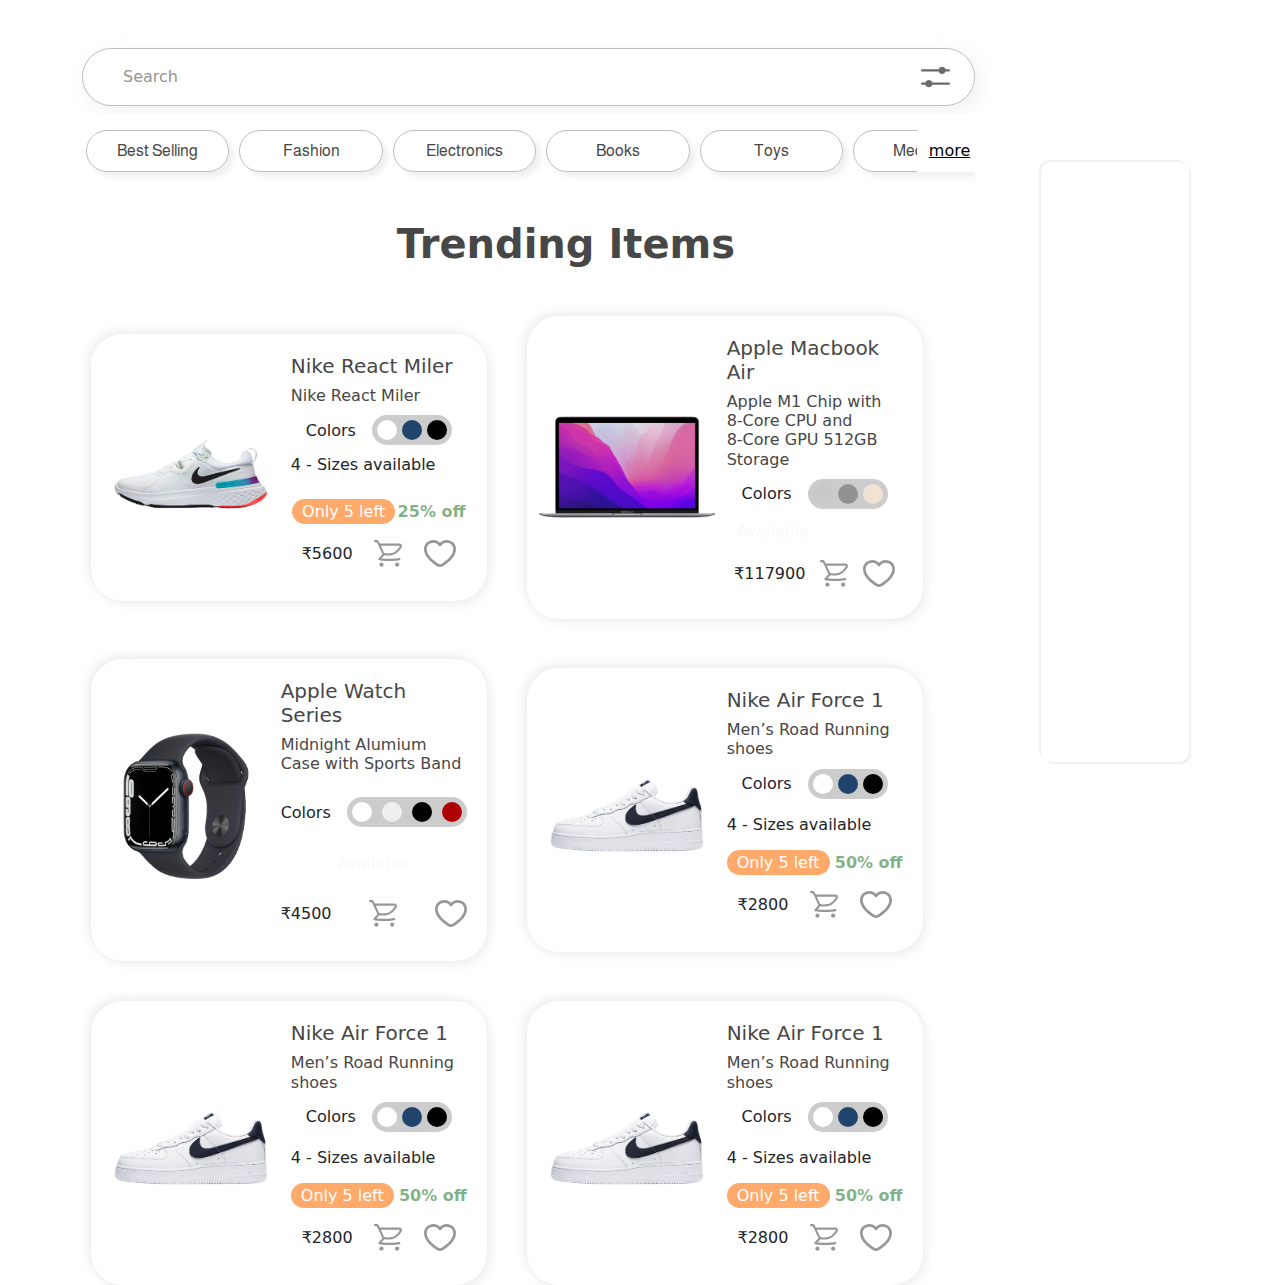
<file: trend.html>
<!DOCTYPE html>
<html lang="en">
  <head>
    <meta charset="UTF-8" />
    <meta http-equiv="X-UA-Compatible" content="IE=edge" />
    <meta name="viewport" content="width=device-width, initial-scale=1.0" />
    <title>trend e-shopping-website-redesign</title>
    <!-- =================== Bootstrap css ================= -->
    <link rel="stylesheet" href="assets/css/bootstrap.min.css" />
    <link rel="stylesheet" href="./assets/css/bootstrap.css">
    <!-- ==================== FONT ==================== -->
    <link rel="preconnect" href="https://fonts.googleapis.com" />
    <link rel="preconnect" href="https://fonts.gstatic.com" crossorigin />
    <link href="https://fonts.googleapis.com/css2?family=Almarai&display=swap" rel="stylesheet" />
    <!-- ================== Main CSS ================== -->
    <link rel="stylesheet" href="assets/css/style.css" />
    <!-- ================== ICON ====================== -->
    <link rel="icon" href="assets/images/favicon_io/favicon.ico" />
  </head>
  <body>
    <!-- ======================================= -->
    <nav class="nbar">

      <button class="navbar-toggler" 
        type="button" 
        data-bs-toggle="collapse" 
        data-bs-target="#navbarNavAltMarkup" 
        aria-controls="navbarNavAltMarkup" 
        aria-expanded="false" 
        aria-label="Toggle navigation">
        <span class="navbar-toggler-icon">
          <img src="./assets/images/toggler.png" alt="">
        </span>
        </button>

        <div class="collapse navbar-collapse" id="navbarNavAltMarkup">
          <div class="navbar-nav">
            <a class="nav-link" aria-current="page" href="#">Home</a>
            <a class="nav-link active" href="./trend.html">Trending Items</a>
            <a class="nav-link" href="#">Profile</a>
            <a class="nav-link" href="#">Inbox</a>
          </div>
        </div>
    </nav>
    <!-- ==================== SEARCH =================== -->
    <section class="search" id="search">
      <div class="container pt-5">
        <div class="search__bar" id="search-bar">
          <form>
            <input type="search" name="search_bar" id="search--bar" placeholder="Search" />
          </form>
          <svg width="30" height="30" viewBox="0 0 42 30" fill="none" xmlns="http://www.w3.org/2000/svg">
            <path d="M25.5073 7.2H1.8C0.805887 7.2 0 6.39411 0 5.4C0 4.40589 0.805887 3.6 1.8 3.6H25.5073C26.2486 1.50265 28.2488 0 30.6 0C32.9512 0 34.9514 1.50265 35.6927 3.6H40.2C41.1941 3.6 42 4.40589 42 5.4C42 6.39411 41.1941 7.2 40.2 7.2H35.6927C34.9514 9.29735 32.9512 10.8 30.6 10.8C28.2488 10.8 26.2486 9.29735 25.5073 7.2Z" fill="#6A6A6A" />
            <path d="M40.2 26.4C41.1941 26.4 42 25.5941 42 24.6C42 23.6059 41.1941 22.8 40.2 22.8H16.4927C15.7514 20.7027 13.7512 19.2 11.4 19.2C9.04881 19.2 7.04858 20.7027 6.30727 22.8H1.8C0.805888 22.8 0 23.6059 0 24.6C0 25.5941 0.805888 26.4 1.8 26.4H6.30727C7.04858 28.4973 9.04881 30 11.4 30C13.7512 30 15.7514 28.4973 16.4927 26.4H40.2Z" fill="#6A6A6A" />
          </svg>
        </div>
      </div>
    </section>
    <!-- ===================== CATEGORIES ====================== -->
    <section class="categories mt-2" id="categories">
      <div class="container">
        <div class="content__categories">
          <div class="row flex-nowrap">
            <div class="links row" id="nav-links">
              <div class="col-lg-2 p-2 rounded-pill text-center nav_link">
                <a href="#">Best Selling</a>
              </div>
              <div class="col-lg-2 p-2 rounded-pill text-center nav_link">
                <a href="#">Fashion</a>
              </div>
              <div class="col-lg-2 p-2 rounded-pill text-center nav_link">
                <a href="#">Electronics</a>
              </div>
              <div class="col-lg-2 p-2 rounded-pill text-center nav_link">
                <a href="#">Books</a>
              </div>
              <div class="col-lg-2 p-2 rounded-pill text-center nav_link">
                <a href="#">Toys</a>
              </div>
              <div class="col-lg-2 p-2 rounded-pill text-center nav_link">
                <a href="#">Medicine</a>
              </div>
              <div class="col-lg-2 p-2 rounded-pill text-center nav_link">
                <a href="#">Computers</a>
              </div>
              <div class="col-lg-2 p-2 rounded-pill text-center nav_link">
                <a href="#"> Arts & Crafts</a>
              </div>
              <div class="col-lg-2 p-2 rounded-pill text-center nav_link">
                <a href="#">Automotive</a>
              </div>
              <div class="col-lg-2 p-2 rounded-pill text-center nav_link">
                <a href="#">Pet Supplies</a>
              </div>
            </div>
            <div class="more" id="more"><a href="#" id="nav-scroll" onclick="myFunction()">more</a></div>
          </div>
        </div>
      </div>
    </section>
    <!-- ===================== MAIN ===================== -->
    <main class="main mt-4" id="main">
      <section class="main__content">
        <div class="container">
          <div class="row justify-content-center">
            <div class="col-lg-10 card__product">
              <h1 class="text-center mt-2 mb-5 fw-bold">Trending Items</h1>
              <div class="cards">
                <div class="row align-items-center container__card">
                  <!-- ======================= CARD 1 ============================ -->
                  <div class="col-lg-5 card__product">
                    <div class="row pb-3">
                      <div class="image col">
                        <img src="assets/images/shose.png" alt="" />
                      </div>

                      <div class="card__info col">
                        <h2 class="card__title">Nike React Miler</h2>
                        <span class="card__description">Nike React Miler</span>

                        <div class="switch__color">
                          <div class="d-flex align-items-center">
                            <span>Colors</span>
                            <div class="colors__sw d-flex align-items-center justify-content-between ms-3">
                              <button class="d-inline-block colors__white" id="color__sw-white"></button>
                              <button class="d-inline-block colors__blue" id="color__sw-blue"></button>
                              <button class="d-inline-block colors__black" id="color__sw-black"></button>
                            </div>
                          </div>
                        </div>

                        <span class="available mt-2 d-block mb-4">4 - Sizes available</span>

                        <div class="d-flex justify-content-around align-items-center mb-3 mt-3">
                          <span class="d-inline-block meny-product">Only 5 left</span>
                          <span class="d-inline-block offer">25% off</span>
                        </div>

                        <div class="d-flex justify-content-around align-items-center">
                          <div class="price__product">₹5600</div>

                          <div class="cart__product">
                            <svg width="28" height="27" viewBox="0 0 28 27" fill="none" xmlns="http://www.w3.org/2000/svg">
                              <path
                                fill-rule="evenodd"
                                clip-rule="evenodd"
                                d="M25.5023 3.56223H5.82088L4.13926 0.548008C3.9505 0.209678 3.59342 0 3.206 0H1.06867C0.478459 0 0 0.478459 0 1.06867C0 1.65888 0.478459 2.13734 1.06867 2.13734H2.57848L4.23804 5.11201L8.0654 13.5805L8.06933 13.5891L8.40643 14.335L4.56373 18.4339C4.28743 18.7286 4.20094 19.1539 4.34019 19.5332C4.47945 19.9124 4.82065 20.1807 5.22202 20.2265L8.72459 20.6268C13.1057 21.1275 17.5295 21.1275 21.9106 20.6268L25.4132 20.2265C25.9996 20.1595 26.4206 19.6298 26.3536 19.0434C26.2866 18.457 25.7569 18.036 25.1705 18.103L21.6679 18.5033C17.4481 18.9856 13.1871 18.9856 8.96728 18.5033L7.57727 18.3445L10.3977 15.336C10.4249 15.3069 10.4503 15.2767 10.4737 15.2455L11.5464 15.3851C13.0495 15.5807 14.569 15.619 16.0801 15.4995C19.6045 15.2208 22.8709 13.5437 25.1514 10.8421L25.9751 9.8663C26.0028 9.83353 26.0284 9.79912 26.052 9.76327L27.5871 7.42381C28.6752 5.76557 27.4857 3.56223 25.5023 3.56223ZM10.5531 13.1005C10.3174 13.0698 10.1142 12.9201 10.015 12.7044L10.0131 12.7002L6.84908 5.69956H25.5023C25.7856 5.69956 25.9556 6.01432 25.8001 6.25122L24.3003 8.53685L23.5182 9.46344C21.6059 11.7288 18.8669 13.1351 15.9115 13.3688C14.5485 13.4766 13.178 13.442 11.8221 13.2656L10.5531 13.1005Z"
                                fill="#979797"
                              />
                              <path d="M7.48068 22.442C6.30026 22.442 5.34334 23.3989 5.34334 24.5794C5.34334 25.7598 6.30026 26.7167 7.48068 26.7167C8.66109 26.7167 9.61801 25.7598 9.61801 24.5794C9.61801 23.3989 8.66109 22.442 7.48068 22.442Z" fill="#979797" />
                              <path d="M21.0171 24.5794C21.0171 23.3989 21.9741 22.442 23.1545 22.442C24.3349 22.442 25.2918 23.3989 25.2918 24.5794C25.2918 25.7598 24.3349 26.7167 23.1545 26.7167C21.9741 26.7167 21.0171 25.7598 21.0171 24.5794Z" fill="#979797" />
                            </svg>
                          </div>

                          <div class="love__product">
                            <svg width="32" height="27" viewBox="0 0 32 27" fill="none" xmlns="http://www.w3.org/2000/svg">
                              <path
                                fill-rule="evenodd"
                                clip-rule="evenodd"
                                d="M0 8.90031C0 3.8718 4.33215 0 9.41714 0C12.0383 0 14.3449 1.25157 16 2.871C17.6551 1.25157 19.9617 0 22.5829 0C27.6679 0 32 3.8718 32 8.90031C32 12.3449 30.5575 15.3741 28.559 17.9346C26.5639 20.4907 23.9542 22.6601 21.4555 24.4228C20.5011 25.0961 19.5356 25.7172 18.6519 26.1755C17.8222 26.6058 16.8681 27 16 27C15.1319 27 14.1778 26.6058 13.3481 26.1755C12.4644 25.7172 11.4989 25.0961 10.5445 24.4228C8.04581 22.6601 5.43611 20.4907 3.44104 17.9346C1.44252 15.3741 0 12.3449 0 8.90031ZM9.41714 2.7931C5.61509 2.7931 2.74286 5.64039 2.74286 8.90031C2.74286 11.5137 3.8323 13.9469 5.58828 16.1967C7.34772 18.4509 9.71506 20.4398 12.1065 22.1269C13.0114 22.7653 13.8638 23.3085 14.5928 23.6866C15.3758 24.0926 15.8293 24.2069 16 24.2069C16.1707 24.2069 16.6242 24.0926 17.4072 23.6866C18.1362 23.3085 18.9886 22.7653 19.8935 22.1269C22.2849 20.4398 24.6523 18.4509 26.4117 16.1967C28.1677 13.9469 29.2571 11.5137 29.2571 8.90031C29.2571 5.64039 26.3849 2.7931 22.5829 2.7931C20.3993 2.7931 18.3603 4.12154 17.0872 5.80765C16.8276 6.15146 16.4259 6.35294 16 6.35294C15.5741 6.35294 15.1724 6.15146 14.9128 5.80765C13.6397 4.12154 11.6007 2.7931 9.41714 2.7931Z"
                                fill="#979797"
                              />
                            </svg>
                          </div>
                        </div>
                      </div>
                    </div>
                  </div>
                  <!-- ======================= CARD 2 ============================ -->
                  <div class="col-lg-5 card__product">
                    <div class="row">
                      <div class="image col d-flex align-items-center">
                        <img src="assets/images/laptop.png" alt="Apple Macbook Air" />
                      </div>
                      <div class="card__info pb-4 col">
                        <h2 class="card__title">Apple Macbook Air</h2>
                        <span class="card__description">Apple M1 Chip with 8‑Core CPU and 8‑Core GPU 512GB Storage </span>
                        <div class="switch__color">
                          <div class="d-flex align-items-center">
                            <span class="d-block me-3">Colors</span>
                            <div class="colors__sw d-flex align-items-center justify-content-between">
                              <button class="d-inline-block colors__gray" id="color__sw-gray"></button>
                              <button class="d-inline-block colors__gray-two" id="color__sw-gray-two"></button>
                              <button class="d-inline-block colors__page" id="color__sw-page"></button>
                            </div>
                          </div>
                        </div>
                        <div class="d-flex justify-content-between align-items-center mb-3">
                          <span class="d-inline-block meny-product bg-success text-light">Available</span>
                        </div>
                        <div class="d-flex justify-content-around align-items-center">
                          <div class="price__product">₹117900</div>
                          <div class="cart__product">
                            <svg width="28" height="27" viewBox="0 0 28 27" fill="none" xmlns="http://www.w3.org/2000/svg">
                              <path
                                fill-rule="evenodd"
                                clip-rule="evenodd"
                                d="M25.5023 3.56223H5.82088L4.13926 0.548008C3.9505 0.209678 3.59342 0 3.206 0H1.06867C0.478459 0 0 0.478459 0 1.06867C0 1.65888 0.478459 2.13734 1.06867 2.13734H2.57848L4.23804 5.11201L8.0654 13.5805L8.06933 13.5891L8.40643 14.335L4.56373 18.4339C4.28743 18.7286 4.20094 19.1539 4.34019 19.5332C4.47945 19.9124 4.82065 20.1807 5.22202 20.2265L8.72459 20.6268C13.1057 21.1275 17.5295 21.1275 21.9106 20.6268L25.4132 20.2265C25.9996 20.1595 26.4206 19.6298 26.3536 19.0434C26.2866 18.457 25.7569 18.036 25.1705 18.103L21.6679 18.5033C17.4481 18.9856 13.1871 18.9856 8.96728 18.5033L7.57727 18.3445L10.3977 15.336C10.4249 15.3069 10.4503 15.2767 10.4737 15.2455L11.5464 15.3851C13.0495 15.5807 14.569 15.619 16.0801 15.4995C19.6045 15.2208 22.8709 13.5437 25.1514 10.8421L25.9751 9.8663C26.0028 9.83353 26.0284 9.79912 26.052 9.76327L27.5871 7.42381C28.6752 5.76557 27.4857 3.56223 25.5023 3.56223ZM10.5531 13.1005C10.3174 13.0698 10.1142 12.9201 10.015 12.7044L10.0131 12.7002L6.84908 5.69956H25.5023C25.7856 5.69956 25.9556 6.01432 25.8001 6.25122L24.3003 8.53685L23.5182 9.46344C21.6059 11.7288 18.8669 13.1351 15.9115 13.3688C14.5485 13.4766 13.178 13.442 11.8221 13.2656L10.5531 13.1005Z"
                                fill="#979797"
                              />
                              <path d="M7.48068 22.442C6.30026 22.442 5.34334 23.3989 5.34334 24.5794C5.34334 25.7598 6.30026 26.7167 7.48068 26.7167C8.66109 26.7167 9.61801 25.7598 9.61801 24.5794C9.61801 23.3989 8.66109 22.442 7.48068 22.442Z" fill="#979797" />
                              <path d="M21.0171 24.5794C21.0171 23.3989 21.9741 22.442 23.1545 22.442C24.3349 22.442 25.2918 23.3989 25.2918 24.5794C25.2918 25.7598 24.3349 26.7167 23.1545 26.7167C21.9741 26.7167 21.0171 25.7598 21.0171 24.5794Z" fill="#979797" />
                            </svg>
                          </div>
                          <div class="love__product">
                            <svg width="32" height="27" viewBox="0 0 32 27" fill="none" xmlns="http://www.w3.org/2000/svg">
                              <path
                                fill-rule="evenodd"
                                clip-rule="evenodd"
                                d="M0 8.90031C0 3.8718 4.33215 0 9.41714 0C12.0383 0 14.3449 1.25157 16 2.871C17.6551 1.25157 19.9617 0 22.5829 0C27.6679 0 32 3.8718 32 8.90031C32 12.3449 30.5575 15.3741 28.559 17.9346C26.5639 20.4907 23.9542 22.6601 21.4555 24.4228C20.5011 25.0961 19.5356 25.7172 18.6519 26.1755C17.8222 26.6058 16.8681 27 16 27C15.1319 27 14.1778 26.6058 13.3481 26.1755C12.4644 25.7172 11.4989 25.0961 10.5445 24.4228C8.04581 22.6601 5.43611 20.4907 3.44104 17.9346C1.44252 15.3741 0 12.3449 0 8.90031ZM9.41714 2.7931C5.61509 2.7931 2.74286 5.64039 2.74286 8.90031C2.74286 11.5137 3.8323 13.9469 5.58828 16.1967C7.34772 18.4509 9.71506 20.4398 12.1065 22.1269C13.0114 22.7653 13.8638 23.3085 14.5928 23.6866C15.3758 24.0926 15.8293 24.2069 16 24.2069C16.1707 24.2069 16.6242 24.0926 17.4072 23.6866C18.1362 23.3085 18.9886 22.7653 19.8935 22.1269C22.2849 20.4398 24.6523 18.4509 26.4117 16.1967C28.1677 13.9469 29.2571 11.5137 29.2571 8.90031C29.2571 5.64039 26.3849 2.7931 22.5829 2.7931C20.3993 2.7931 18.3603 4.12154 17.0872 5.80765C16.8276 6.15146 16.4259 6.35294 16 6.35294C15.5741 6.35294 15.1724 6.15146 14.9128 5.80765C13.6397 4.12154 11.6007 2.7931 9.41714 2.7931Z"
                                fill="#979797"
                              />
                            </svg>
                          </div>
                        </div>
                      </div>
                    </div>
                  </div>
                  <!-- ======================= CARD 3 ============================ -->
                  <div class="col-lg-5 card__product pb-3">
                    <div class="row">
                      <div class="image col">
                        <img src="assets/images/watch.png" alt="" />
                      </div>
                      <div class="card__info col">
                        <h2 class="card__title">Apple Watch Series</h2>
                        <span class="card__description">Midnight Alumium Case with Sports Band</span>
                        <div class="switch__color">
                          <div class="d-flex align-items-center mt-4 mb-4">
                            <span class="d-block me-3">Colors</span>
                            <div class="colors__sw colors__sw-three d-flex align-items-center justify-content-between">
                              <button class="d-inline-block colors__white" id="color__sw-white"></button>
                              <button class="d-inline-block colors__green" id="color__sw-green"></button>
                              <button class="d-inline-block colors__black" id="color__sw-black"></button>
                              <button class="d-inline-block colors-red" id="color__sw-red"></button>
                            </div>
                          </div>
                        </div>
                        <div class="d-flex align-items-center mb-4">
                          <span class="d-inline-block meny-product bg-success text-light">Available</span>
                        </div>
                        <div class="d-flex justify-content-between align-items-center">
                          <div class="price__product">₹4500</div>
                          <div class="cart__product">
                            <svg width="28" height="27" viewBox="0 0 28 27" fill="none" xmlns="http://www.w3.org/2000/svg">
                              <path
                                fill-rule="evenodd"
                                clip-rule="evenodd"
                                d="M25.5023 3.56223H5.82088L4.13926 0.548008C3.9505 0.209678 3.59342 0 3.206 0H1.06867C0.478459 0 0 0.478459 0 1.06867C0 1.65888 0.478459 2.13734 1.06867 2.13734H2.57848L4.23804 5.11201L8.0654 13.5805L8.06933 13.5891L8.40643 14.335L4.56373 18.4339C4.28743 18.7286 4.20094 19.1539 4.34019 19.5332C4.47945 19.9124 4.82065 20.1807 5.22202 20.2265L8.72459 20.6268C13.1057 21.1275 17.5295 21.1275 21.9106 20.6268L25.4132 20.2265C25.9996 20.1595 26.4206 19.6298 26.3536 19.0434C26.2866 18.457 25.7569 18.036 25.1705 18.103L21.6679 18.5033C17.4481 18.9856 13.1871 18.9856 8.96728 18.5033L7.57727 18.3445L10.3977 15.336C10.4249 15.3069 10.4503 15.2767 10.4737 15.2455L11.5464 15.3851C13.0495 15.5807 14.569 15.619 16.0801 15.4995C19.6045 15.2208 22.8709 13.5437 25.1514 10.8421L25.9751 9.8663C26.0028 9.83353 26.0284 9.79912 26.052 9.76327L27.5871 7.42381C28.6752 5.76557 27.4857 3.56223 25.5023 3.56223ZM10.5531 13.1005C10.3174 13.0698 10.1142 12.9201 10.015 12.7044L10.0131 12.7002L6.84908 5.69956H25.5023C25.7856 5.69956 25.9556 6.01432 25.8001 6.25122L24.3003 8.53685L23.5182 9.46344C21.6059 11.7288 18.8669 13.1351 15.9115 13.3688C14.5485 13.4766 13.178 13.442 11.8221 13.2656L10.5531 13.1005Z"
                                fill="#979797"
                              />
                              <path d="M7.48068 22.442C6.30026 22.442 5.34334 23.3989 5.34334 24.5794C5.34334 25.7598 6.30026 26.7167 7.48068 26.7167C8.66109 26.7167 9.61801 25.7598 9.61801 24.5794C9.61801 23.3989 8.66109 22.442 7.48068 22.442Z" fill="#979797" />
                              <path d="M21.0171 24.5794C21.0171 23.3989 21.9741 22.442 23.1545 22.442C24.3349 22.442 25.2918 23.3989 25.2918 24.5794C25.2918 25.7598 24.3349 26.7167 23.1545 26.7167C21.9741 26.7167 21.0171 25.7598 21.0171 24.5794Z" fill="#979797" />
                            </svg>
                          </div>
                          <div class="love__product">
                            <svg width="32" height="27" viewBox="0 0 32 27" fill="none" xmlns="http://www.w3.org/2000/svg">
                              <path
                                fill-rule="evenodd"
                                clip-rule="evenodd"
                                d="M0 8.90031C0 3.8718 4.33215 0 9.41714 0C12.0383 0 14.3449 1.25157 16 2.871C17.6551 1.25157 19.9617 0 22.5829 0C27.6679 0 32 3.8718 32 8.90031C32 12.3449 30.5575 15.3741 28.559 17.9346C26.5639 20.4907 23.9542 22.6601 21.4555 24.4228C20.5011 25.0961 19.5356 25.7172 18.6519 26.1755C17.8222 26.6058 16.8681 27 16 27C15.1319 27 14.1778 26.6058 13.3481 26.1755C12.4644 25.7172 11.4989 25.0961 10.5445 24.4228C8.04581 22.6601 5.43611 20.4907 3.44104 17.9346C1.44252 15.3741 0 12.3449 0 8.90031ZM9.41714 2.7931C5.61509 2.7931 2.74286 5.64039 2.74286 8.90031C2.74286 11.5137 3.8323 13.9469 5.58828 16.1967C7.34772 18.4509 9.71506 20.4398 12.1065 22.1269C13.0114 22.7653 13.8638 23.3085 14.5928 23.6866C15.3758 24.0926 15.8293 24.2069 16 24.2069C16.1707 24.2069 16.6242 24.0926 17.4072 23.6866C18.1362 23.3085 18.9886 22.7653 19.8935 22.1269C22.2849 20.4398 24.6523 18.4509 26.4117 16.1967C28.1677 13.9469 29.2571 11.5137 29.2571 8.90031C29.2571 5.64039 26.3849 2.7931 22.5829 2.7931C20.3993 2.7931 18.3603 4.12154 17.0872 5.80765C16.8276 6.15146 16.4259 6.35294 16 6.35294C15.5741 6.35294 15.1724 6.15146 14.9128 5.80765C13.6397 4.12154 11.6007 2.7931 9.41714 2.7931Z"
                                fill="#979797"
                              />
                            </svg>
                          </div>
                        </div>
                      </div>
                    </div>
                  </div>
                  <!-- ======================= CARD 4 ============================ -->
                  <div class="col-lg-5 card__product pb-3">
                    <div class="row">
                      <div class="image col">
                        <img src="assets/images/shose2.png" alt="" />
                      </div>
                      <div class="card__info col">
                        <h2 class="card__title">Nike Air Force 1</h2>
                        <span class="card__description">Men’s Road Running shoes</span>
                        <div class="switch__color">
                          <div class="d-flex align-items-center">
                            <span class="d-block me-3">Colors</span>
                            <div class="colors__sw d-flex align-items-center justify-content-between">
                              <button class="d-inline-block colors__white" id="color__sw-white"></button>
                              <button class="d-inline-block colors__blue" id="color__sw-blue"></button>
                              <button class="d-inline-block colors__black" id="color__sw-black"></button>
                            </div>
                          </div>
                        </div>
                        <span class="available mt-3 mb-3 d-block">4 - Sizes available</span>
                        <div class="d-flex mb-3 mt-3 justify-content-between align-items-center">
                          <span class="d-inline-block meny-product">Only 5 left</span>
                          <span class="d-inline-block offer">50% off</span>
                        </div>
                        <div class="d-flex justify-content-around align-items-center">
                          <div class="price__product">₹2800</div>
                          <div class="cart__product">
                            <svg width="28" height="27" viewBox="0 0 28 27" fill="none" xmlns="http://www.w3.org/2000/svg">
                              <path
                                fill-rule="evenodd"
                                clip-rule="evenodd"
                                d="M25.5023 3.56223H5.82088L4.13926 0.548008C3.9505 0.209678 3.59342 0 3.206 0H1.06867C0.478459 0 0 0.478459 0 1.06867C0 1.65888 0.478459 2.13734 1.06867 2.13734H2.57848L4.23804 5.11201L8.0654 13.5805L8.06933 13.5891L8.40643 14.335L4.56373 18.4339C4.28743 18.7286 4.20094 19.1539 4.34019 19.5332C4.47945 19.9124 4.82065 20.1807 5.22202 20.2265L8.72459 20.6268C13.1057 21.1275 17.5295 21.1275 21.9106 20.6268L25.4132 20.2265C25.9996 20.1595 26.4206 19.6298 26.3536 19.0434C26.2866 18.457 25.7569 18.036 25.1705 18.103L21.6679 18.5033C17.4481 18.9856 13.1871 18.9856 8.96728 18.5033L7.57727 18.3445L10.3977 15.336C10.4249 15.3069 10.4503 15.2767 10.4737 15.2455L11.5464 15.3851C13.0495 15.5807 14.569 15.619 16.0801 15.4995C19.6045 15.2208 22.8709 13.5437 25.1514 10.8421L25.9751 9.8663C26.0028 9.83353 26.0284 9.79912 26.052 9.76327L27.5871 7.42381C28.6752 5.76557 27.4857 3.56223 25.5023 3.56223ZM10.5531 13.1005C10.3174 13.0698 10.1142 12.9201 10.015 12.7044L10.0131 12.7002L6.84908 5.69956H25.5023C25.7856 5.69956 25.9556 6.01432 25.8001 6.25122L24.3003 8.53685L23.5182 9.46344C21.6059 11.7288 18.8669 13.1351 15.9115 13.3688C14.5485 13.4766 13.178 13.442 11.8221 13.2656L10.5531 13.1005Z"
                                fill="#979797"
                              />
                              <path d="M7.48068 22.442C6.30026 22.442 5.34334 23.3989 5.34334 24.5794C5.34334 25.7598 6.30026 26.7167 7.48068 26.7167C8.66109 26.7167 9.61801 25.7598 9.61801 24.5794C9.61801 23.3989 8.66109 22.442 7.48068 22.442Z" fill="#979797" />
                              <path d="M21.0171 24.5794C21.0171 23.3989 21.9741 22.442 23.1545 22.442C24.3349 22.442 25.2918 23.3989 25.2918 24.5794C25.2918 25.7598 24.3349 26.7167 23.1545 26.7167C21.9741 26.7167 21.0171 25.7598 21.0171 24.5794Z" fill="#979797" />
                            </svg>
                          </div>
                          <div class="love__product">
                            <svg width="32" height="27" viewBox="0 0 32 27" fill="none" xmlns="http://www.w3.org/2000/svg">
                              <path
                                fill-rule="evenodd"
                                clip-rule="evenodd"
                                d="M0 8.90031C0 3.8718 4.33215 0 9.41714 0C12.0383 0 14.3449 1.25157 16 2.871C17.6551 1.25157 19.9617 0 22.5829 0C27.6679 0 32 3.8718 32 8.90031C32 12.3449 30.5575 15.3741 28.559 17.9346C26.5639 20.4907 23.9542 22.6601 21.4555 24.4228C20.5011 25.0961 19.5356 25.7172 18.6519 26.1755C17.8222 26.6058 16.8681 27 16 27C15.1319 27 14.1778 26.6058 13.3481 26.1755C12.4644 25.7172 11.4989 25.0961 10.5445 24.4228C8.04581 22.6601 5.43611 20.4907 3.44104 17.9346C1.44252 15.3741 0 12.3449 0 8.90031ZM9.41714 2.7931C5.61509 2.7931 2.74286 5.64039 2.74286 8.90031C2.74286 11.5137 3.8323 13.9469 5.58828 16.1967C7.34772 18.4509 9.71506 20.4398 12.1065 22.1269C13.0114 22.7653 13.8638 23.3085 14.5928 23.6866C15.3758 24.0926 15.8293 24.2069 16 24.2069C16.1707 24.2069 16.6242 24.0926 17.4072 23.6866C18.1362 23.3085 18.9886 22.7653 19.8935 22.1269C22.2849 20.4398 24.6523 18.4509 26.4117 16.1967C28.1677 13.9469 29.2571 11.5137 29.2571 8.90031C29.2571 5.64039 26.3849 2.7931 22.5829 2.7931C20.3993 2.7931 18.3603 4.12154 17.0872 5.80765C16.8276 6.15146 16.4259 6.35294 16 6.35294C15.5741 6.35294 15.1724 6.15146 14.9128 5.80765C13.6397 4.12154 11.6007 2.7931 9.41714 2.7931Z"
                                fill="#979797"
                              />
                            </svg>
                          </div>
                        </div>
                      </div>
                    </div>
                  </div>
                  <!-- ======================= CARD 5 ============================ -->
                  <div class="col-lg-5 card__product pb-3">
                    <div class="row">
                      <div class="image col">
                        <img src="assets/images/shose2.png" alt="" />
                      </div>
                      <div class="card__info col">
                        <h2 class="card__title">Nike Air Force 1</h2>
                        <span class="card__description">Men’s Road Running shoes</span>
                        <div class="switch__color">
                          <div class="d-flex align-items-center">
                            <span class="d-block me-3">Colors</span>
                            <div class="colors__sw d-flex align-items-center justify-content-between">
                              <button class="d-inline-block colors__white" id="color__sw-white"></button>
                              <button class="d-inline-block colors__blue" id="color__sw-blue"></button>
                              <button class="d-inline-block colors__black" id="color__sw-black"></button>
                            </div>
                          </div>
                        </div>
                        <span class="available mt-3 mb-3 d-block">4 - Sizes available</span>
                        <div class="d-flex mb-3 mt-3 justify-content-between align-items-center">
                          <span class="d-inline-block meny-product">Only 5 left</span>
                          <span class="d-inline-block offer">50% off</span>
                        </div>
                        <div class="d-flex justify-content-around align-items-center">
                          <div class="price__product">₹2800</div>
                          <div class="cart__product">
                            <svg width="28" height="27" viewBox="0 0 28 27" fill="none" xmlns="http://www.w3.org/2000/svg">
                              <path
                                fill-rule="evenodd"
                                clip-rule="evenodd"
                                d="M25.5023 3.56223H5.82088L4.13926 0.548008C3.9505 0.209678 3.59342 0 3.206 0H1.06867C0.478459 0 0 0.478459 0 1.06867C0 1.65888 0.478459 2.13734 1.06867 2.13734H2.57848L4.23804 5.11201L8.0654 13.5805L8.06933 13.5891L8.40643 14.335L4.56373 18.4339C4.28743 18.7286 4.20094 19.1539 4.34019 19.5332C4.47945 19.9124 4.82065 20.1807 5.22202 20.2265L8.72459 20.6268C13.1057 21.1275 17.5295 21.1275 21.9106 20.6268L25.4132 20.2265C25.9996 20.1595 26.4206 19.6298 26.3536 19.0434C26.2866 18.457 25.7569 18.036 25.1705 18.103L21.6679 18.5033C17.4481 18.9856 13.1871 18.9856 8.96728 18.5033L7.57727 18.3445L10.3977 15.336C10.4249 15.3069 10.4503 15.2767 10.4737 15.2455L11.5464 15.3851C13.0495 15.5807 14.569 15.619 16.0801 15.4995C19.6045 15.2208 22.8709 13.5437 25.1514 10.8421L25.9751 9.8663C26.0028 9.83353 26.0284 9.79912 26.052 9.76327L27.5871 7.42381C28.6752 5.76557 27.4857 3.56223 25.5023 3.56223ZM10.5531 13.1005C10.3174 13.0698 10.1142 12.9201 10.015 12.7044L10.0131 12.7002L6.84908 5.69956H25.5023C25.7856 5.69956 25.9556 6.01432 25.8001 6.25122L24.3003 8.53685L23.5182 9.46344C21.6059 11.7288 18.8669 13.1351 15.9115 13.3688C14.5485 13.4766 13.178 13.442 11.8221 13.2656L10.5531 13.1005Z"
                                fill="#979797"
                              />
                              <path d="M7.48068 22.442C6.30026 22.442 5.34334 23.3989 5.34334 24.5794C5.34334 25.7598 6.30026 26.7167 7.48068 26.7167C8.66109 26.7167 9.61801 25.7598 9.61801 24.5794C9.61801 23.3989 8.66109 22.442 7.48068 22.442Z" fill="#979797" />
                              <path d="M21.0171 24.5794C21.0171 23.3989 21.9741 22.442 23.1545 22.442C24.3349 22.442 25.2918 23.3989 25.2918 24.5794C25.2918 25.7598 24.3349 26.7167 23.1545 26.7167C21.9741 26.7167 21.0171 25.7598 21.0171 24.5794Z" fill="#979797" />
                            </svg>
                          </div>
                          <div class="love__product">
                            <svg width="32" height="27" viewBox="0 0 32 27" fill="none" xmlns="http://www.w3.org/2000/svg">
                              <path
                                fill-rule="evenodd"
                                clip-rule="evenodd"
                                d="M0 8.90031C0 3.8718 4.33215 0 9.41714 0C12.0383 0 14.3449 1.25157 16 2.871C17.6551 1.25157 19.9617 0 22.5829 0C27.6679 0 32 3.8718 32 8.90031C32 12.3449 30.5575 15.3741 28.559 17.9346C26.5639 20.4907 23.9542 22.6601 21.4555 24.4228C20.5011 25.0961 19.5356 25.7172 18.6519 26.1755C17.8222 26.6058 16.8681 27 16 27C15.1319 27 14.1778 26.6058 13.3481 26.1755C12.4644 25.7172 11.4989 25.0961 10.5445 24.4228C8.04581 22.6601 5.43611 20.4907 3.44104 17.9346C1.44252 15.3741 0 12.3449 0 8.90031ZM9.41714 2.7931C5.61509 2.7931 2.74286 5.64039 2.74286 8.90031C2.74286 11.5137 3.8323 13.9469 5.58828 16.1967C7.34772 18.4509 9.71506 20.4398 12.1065 22.1269C13.0114 22.7653 13.8638 23.3085 14.5928 23.6866C15.3758 24.0926 15.8293 24.2069 16 24.2069C16.1707 24.2069 16.6242 24.0926 17.4072 23.6866C18.1362 23.3085 18.9886 22.7653 19.8935 22.1269C22.2849 20.4398 24.6523 18.4509 26.4117 16.1967C28.1677 13.9469 29.2571 11.5137 29.2571 8.90031C29.2571 5.64039 26.3849 2.7931 22.5829 2.7931C20.3993 2.7931 18.3603 4.12154 17.0872 5.80765C16.8276 6.15146 16.4259 6.35294 16 6.35294C15.5741 6.35294 15.1724 6.15146 14.9128 5.80765C13.6397 4.12154 11.6007 2.7931 9.41714 2.7931Z"
                                fill="#979797"
                              />
                            </svg>
                          </div>
                        </div>
                      </div>
                    </div>
                  </div>
                  <!-- ======================= CARD 6 ============================ -->
                  <div class="col-lg-5 card__product pb-3">
                    <div class="row">
                      <div class="image col">
                        <img src="assets/images/shose2.png" alt="" />
                      </div>
                      <div class="card__info col">
                        <h2 class="card__title">Nike Air Force 1</h2>
                        <span class="card__description">Men’s Road Running shoes</span>
                        <div class="switch__color">
                          <div class="d-flex align-items-center">
                            <span class="d-block me-3">Colors</span>
                            <div class="colors__sw d-flex align-items-center justify-content-between">
                              <button class="d-inline-block colors__white" id="color__sw-white"></button>
                              <button class="d-inline-block colors__blue" id="color__sw-blue"></button>
                              <button class="d-inline-block colors__black" id="color__sw-black"></button>
                            </div>
                          </div>
                        </div>
                        <span class="available mt-3 mb-3 d-block">4 - Sizes available</span>
                        <div class="d-flex mb-3 mt-3 justify-content-between align-items-center">
                          <span class="d-inline-block meny-product">Only 5 left</span>
                          <span class="d-inline-block offer">50% off</span>
                        </div>
                        <div class="d-flex justify-content-around align-items-center">
                          <div class="price__product">₹2800</div>
                          <div class="cart__product">
                            <svg width="28" height="27" viewBox="0 0 28 27" fill="none" xmlns="http://www.w3.org/2000/svg">
                              <path
                                fill-rule="evenodd"
                                clip-rule="evenodd"
                                d="M25.5023 3.56223H5.82088L4.13926 0.548008C3.9505 0.209678 3.59342 0 3.206 0H1.06867C0.478459 0 0 0.478459 0 1.06867C0 1.65888 0.478459 2.13734 1.06867 2.13734H2.57848L4.23804 5.11201L8.0654 13.5805L8.06933 13.5891L8.40643 14.335L4.56373 18.4339C4.28743 18.7286 4.20094 19.1539 4.34019 19.5332C4.47945 19.9124 4.82065 20.1807 5.22202 20.2265L8.72459 20.6268C13.1057 21.1275 17.5295 21.1275 21.9106 20.6268L25.4132 20.2265C25.9996 20.1595 26.4206 19.6298 26.3536 19.0434C26.2866 18.457 25.7569 18.036 25.1705 18.103L21.6679 18.5033C17.4481 18.9856 13.1871 18.9856 8.96728 18.5033L7.57727 18.3445L10.3977 15.336C10.4249 15.3069 10.4503 15.2767 10.4737 15.2455L11.5464 15.3851C13.0495 15.5807 14.569 15.619 16.0801 15.4995C19.6045 15.2208 22.8709 13.5437 25.1514 10.8421L25.9751 9.8663C26.0028 9.83353 26.0284 9.79912 26.052 9.76327L27.5871 7.42381C28.6752 5.76557 27.4857 3.56223 25.5023 3.56223ZM10.5531 13.1005C10.3174 13.0698 10.1142 12.9201 10.015 12.7044L10.0131 12.7002L6.84908 5.69956H25.5023C25.7856 5.69956 25.9556 6.01432 25.8001 6.25122L24.3003 8.53685L23.5182 9.46344C21.6059 11.7288 18.8669 13.1351 15.9115 13.3688C14.5485 13.4766 13.178 13.442 11.8221 13.2656L10.5531 13.1005Z"
                                fill="#979797"
                              />
                              <path d="M7.48068 22.442C6.30026 22.442 5.34334 23.3989 5.34334 24.5794C5.34334 25.7598 6.30026 26.7167 7.48068 26.7167C8.66109 26.7167 9.61801 25.7598 9.61801 24.5794C9.61801 23.3989 8.66109 22.442 7.48068 22.442Z" fill="#979797" />
                              <path d="M21.0171 24.5794C21.0171 23.3989 21.9741 22.442 23.1545 22.442C24.3349 22.442 25.2918 23.3989 25.2918 24.5794C25.2918 25.7598 24.3349 26.7167 23.1545 26.7167C21.9741 26.7167 21.0171 25.7598 21.0171 24.5794Z" fill="#979797" />
                            </svg>
                          </div>
                          <div class="love__product">
                            <svg width="32" height="27" viewBox="0 0 32 27" fill="none" xmlns="http://www.w3.org/2000/svg">
                              <path
                                fill-rule="evenodd"
                                clip-rule="evenodd"
                                d="M0 8.90031C0 3.8718 4.33215 0 9.41714 0C12.0383 0 14.3449 1.25157 16 2.871C17.6551 1.25157 19.9617 0 22.5829 0C27.6679 0 32 3.8718 32 8.90031C32 12.3449 30.5575 15.3741 28.559 17.9346C26.5639 20.4907 23.9542 22.6601 21.4555 24.4228C20.5011 25.0961 19.5356 25.7172 18.6519 26.1755C17.8222 26.6058 16.8681 27 16 27C15.1319 27 14.1778 26.6058 13.3481 26.1755C12.4644 25.7172 11.4989 25.0961 10.5445 24.4228C8.04581 22.6601 5.43611 20.4907 3.44104 17.9346C1.44252 15.3741 0 12.3449 0 8.90031ZM9.41714 2.7931C5.61509 2.7931 2.74286 5.64039 2.74286 8.90031C2.74286 11.5137 3.8323 13.9469 5.58828 16.1967C7.34772 18.4509 9.71506 20.4398 12.1065 22.1269C13.0114 22.7653 13.8638 23.3085 14.5928 23.6866C15.3758 24.0926 15.8293 24.2069 16 24.2069C16.1707 24.2069 16.6242 24.0926 17.4072 23.6866C18.1362 23.3085 18.9886 22.7653 19.8935 22.1269C22.2849 20.4398 24.6523 18.4509 26.4117 16.1967C28.1677 13.9469 29.2571 11.5137 29.2571 8.90031C29.2571 5.64039 26.3849 2.7931 22.5829 2.7931C20.3993 2.7931 18.3603 4.12154 17.0872 5.80765C16.8276 6.15146 16.4259 6.35294 16 6.35294C15.5741 6.35294 15.1724 6.15146 14.9128 5.80765C13.6397 4.12154 11.6007 2.7931 9.41714 2.7931Z"
                                fill="#979797"
                              />
                            </svg>
                          </div>
                        </div>
                      </div>
                    </div>
                  </div>
                </div>
              </div>
            </div>
            <div class="col-lg-1 sidebar"></div>
          </div>
        </div>
      </section>
    </main>
    <!-- ====================== BOOTSTRAP JS-->
    <script src="assets/js/bootstrap.bundle.min.js"></script>
    <!-- ==================== MAIN JS ================== -->
    <script src="assets/js/main.js"></script>
  </body>
</html>
</file>
<file: assets/css/style.css>
/* ====================== COLOR VARIABLES =================== */
:root {
  --main-color: #e5e5e5;
  --second-color: #474747;
  --border-color: #bebebe;
}

/* ===================== GLOBAL ROLES ======================*/
* {
  margin: 0;
  padding: 0;
  box-sizing: border-box;
  outline: none;
  border: none;
}

body {
  background-color: #fff;
  height: fit-content;
}

a {
  text-decoration: none;
}
/* ==================== NAVBAR =================== */
.nbar{
  background-color: #000000;
  color: #fff;
  position: sticky;
  top: 0;
  z-index: 20;
}
.navbar-toggler{
  display: none;
  width: 100%;
  padding: 15px;
  background-color: #fff;
}
.navbar-nav{
  text-align: center;
}

/* ==================== NAVBAR MEDIA =================== */
@media (max-width: 999px) {
  .navbar-toggler{
    position: sticky;
    display:block;
    top: 0;
  }
}
.active{
  background-color:#AF0303;
}
/* ==================== SEARCH =================== */
.search__bar {
  display: flex;
  align-items: center;
  justify-content: space-between;
  padding: 0 1.5rem;
  width: 80%;
  border-radius: 2rem;
  border: 1px solid var(--border-color);
  box-shadow: 5px 5px 20px rgba(181, 181, 191, 0.2);
}

.search__bar svg {
  cursor: pointer;
}

.search__bar form {
  width: 100%;
}

form input {
  background-color: transparent;
  width: 90%;
  padding: 1rem;
}

form input::placeholder {
  color: #949494;
}
/* ==================== SEARCH MEDIA =================== */

@media (max-width: 999px) {
  .search__bar{
    width: 100%;
  }
}
/* =========================== CATEGORIES ================== */
.content__categories {
  width: 80%;
  padding: 1rem;
  background-color: #fff;
  overflow: hidden;
}

.links {
  gap: 10px;
  flex-wrap:nowrap;
}

.nav_link {
  border: 1px solid var(--border-color);
  font-family: "Almarai", sans-serif;
  font-weight: 400;
}

.nav_link:not(:last-child) {
  box-shadow: 5px 5px 5px rgba(181, 181, 191, 0.2);
}

.nav_link a {
  color: var(--second-color);
  display: block;
}

.more {
  position: relative;
  left: 0;
  z-index: 1;
  transform: translateX(-30px);
  display: flex;
  align-items: center;
  background-color: #fff;
}

.more a {
  color: #000;
  text-decoration: underline;
}
/* ==================== CATEGORIES Media ==================== */
@media (max-width: 999px) {
  .content__categories{
    width: 100%;
  }
  .nav_link{
    width: auto;
  }
  .sidebar{
    display: none;
  }
}
/* ==================== NAV SCROLL ACTION ==================== */

/* ========================= MAIN ============================ */
.main h1 {
  color: var(--second-color);
}
/* ========================= CARD ============================= */
.container__card {
  gap: 40px;
}

.cards .card__product {
  border-radius: 2rem;
  box-shadow: 4px 4px 10px rgba(181, 181, 191, 0.2), -4px -4px 10px rgba(181, 181, 191, 0.2);
}

.cards .card__product .image {
  margin: 0;
  display: flex;
  align-items: center;
}

.cards img {
  width: 100%;
}

.card__info {
  line-height: 1.2;
  padding: 20px 20px 10px 0;
}

.card__title {
  color: var(--second-color);
  font-size: 20px;
}

.card__description {
  margin-bottom: 10px;
  display: block;
  color: var(--second-color);
}

.switch__color {
  margin-bottom: 10px;
}

.colors__sw {
  border-radius: 30px;
  background-color: #ccc;
  width: 80px;
  padding: 5px;
}

.colors__sw-three {
  width: 120px;
}

.colors__sw button {
  border-radius: 50%;
  width: 20px;
  height: 20px;
}

.colors__white {
  background-color: #fff;
}

.colors__blue {
  background-color: #21446d;
}

.colors__black {
  background-color: #000;
}
.colors__gray {
  background-color: #c9c9c9;
}

.colors__gray-two {
  background-color: #929292;
}

.colors__page {
  background-color: #f1e2d4;
}

.colors-green {
  background-color: #304a23;
}

.colors-red {
  background-color: #AF0303;
}

.meny-product {
  background-color: rgba(255, 147, 69, 0.8);
  padding: 3px 10px;
  border-radius: 15px;
  color: #fff;
}

.offer {
  color: #02660c80;
  font-weight: bold;
}

.card__product {
  background-color: #fff;
}

/* ======================== SIDEBAR ======================== */

.main__content .sidebar {
  padding: 10px;
  box-shadow: 2px 2px 1px rgba(181, 181, 191, 0.2), -2px -2px 1px rgba(181, 181, 191, 0.2);
  border-radius: 10px;
  height: 600px;
  width: 13%;
  transform: translateY(-50px);
}
</file>
